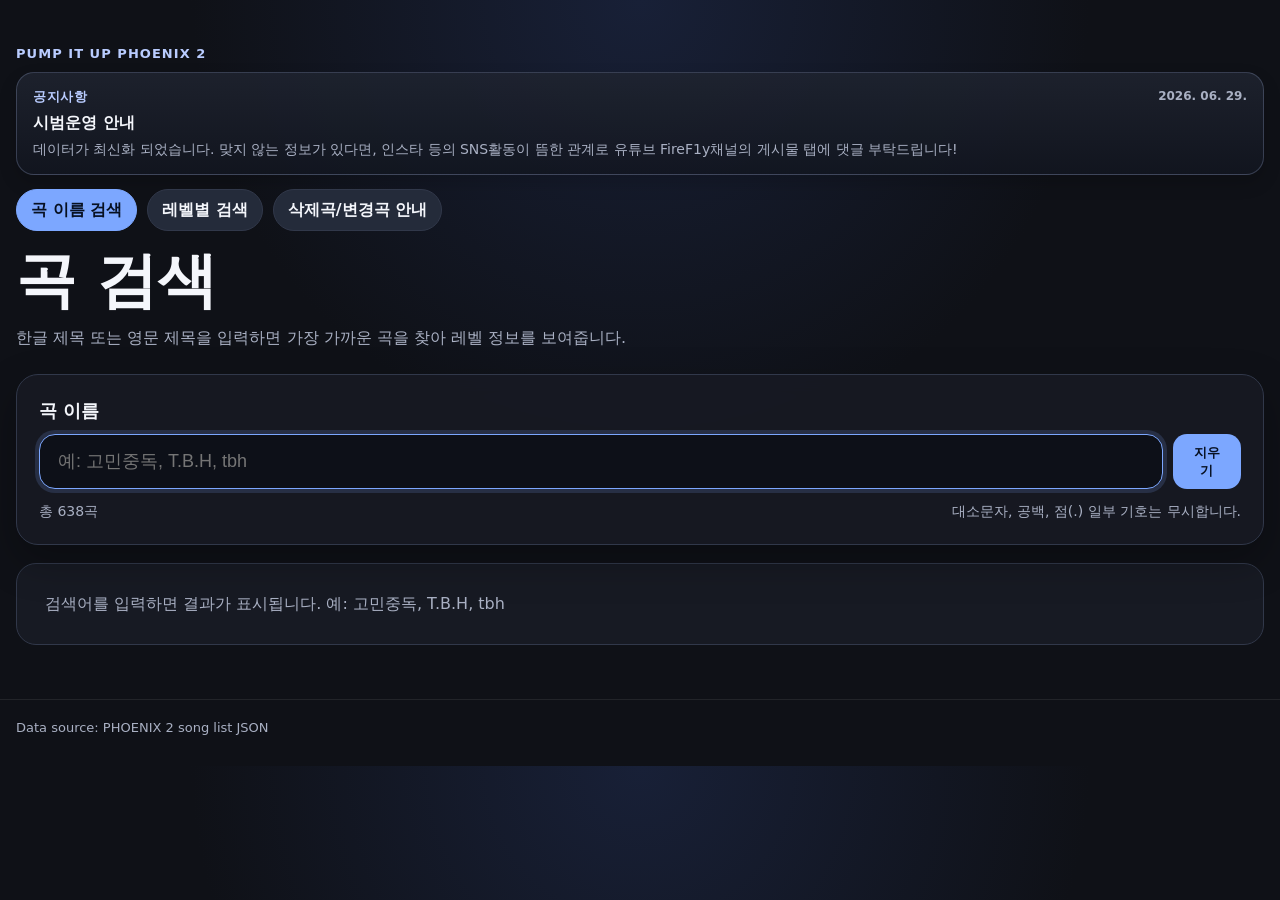
<file: index.html>
<!doctype html>
<html lang="ko">
<head>
  <meta charset="utf-8" />
  <meta name="viewport" content="width=device-width, initial-scale=1" />
  <title>PUMP IT UP PHOENIX 2 곡 검색</title>
  <link rel="stylesheet" href="style.css?v=20260629-08" />
</head>
<body>
  <header class="site-header">
    <div class="wrap">
      <p class="eyebrow">PUMP IT UP PHOENIX 2</p>
      <section class="notice-panel" data-notice-panel aria-label="공지사항" hidden></section>
      <nav class="page-nav" aria-label="검색 페이지 이동">
        <a class="nav-button active" href="index.html" aria-current="page">곡 이름 검색</a>
        <a class="nav-button" href="level.html">레벨별 검색</a>
        <a class="nav-button" href="diff.html">삭제곡/변경곡 안내</a>
      </nav>
      <h1>곡 검색</h1>
      <p class="desc">한글 제목 또는 영문 제목을 입력하면 가장 가까운 곡을 찾아 레벨 정보를 보여줍니다.</p>
    </div>
  </header>

  <main class="wrap">
    <section class="search-panel" aria-label="곡 검색 영역">
      <label for="searchInput">곡 이름</label>
      <div class="search-row">
        <input id="searchInput" type="search" placeholder="예: 고민중독, T.B.H, tbh" autocomplete="off" autofocus />
        <button id="clearButton" type="button">지우기</button>
      </div>
      <div class="meta-row">
        <span id="countText">데이터 불러오는 중...</span>
        <span class="hint">대소문자, 공백, 점(.) 일부 기호는 무시합니다.</span>
      </div>
    </section>

    <section id="results" class="results" aria-live="polite"></section>
  </main>

  <footer class="site-footer">
    <div class="wrap">Data source: PHOENIX 2 song list JSON</div>
  </footer>

  <script src="notice.js?v=20260629-08"></script>
  <script src="search.js?v=20260629-08"></script>
</body>
</html>
</file>
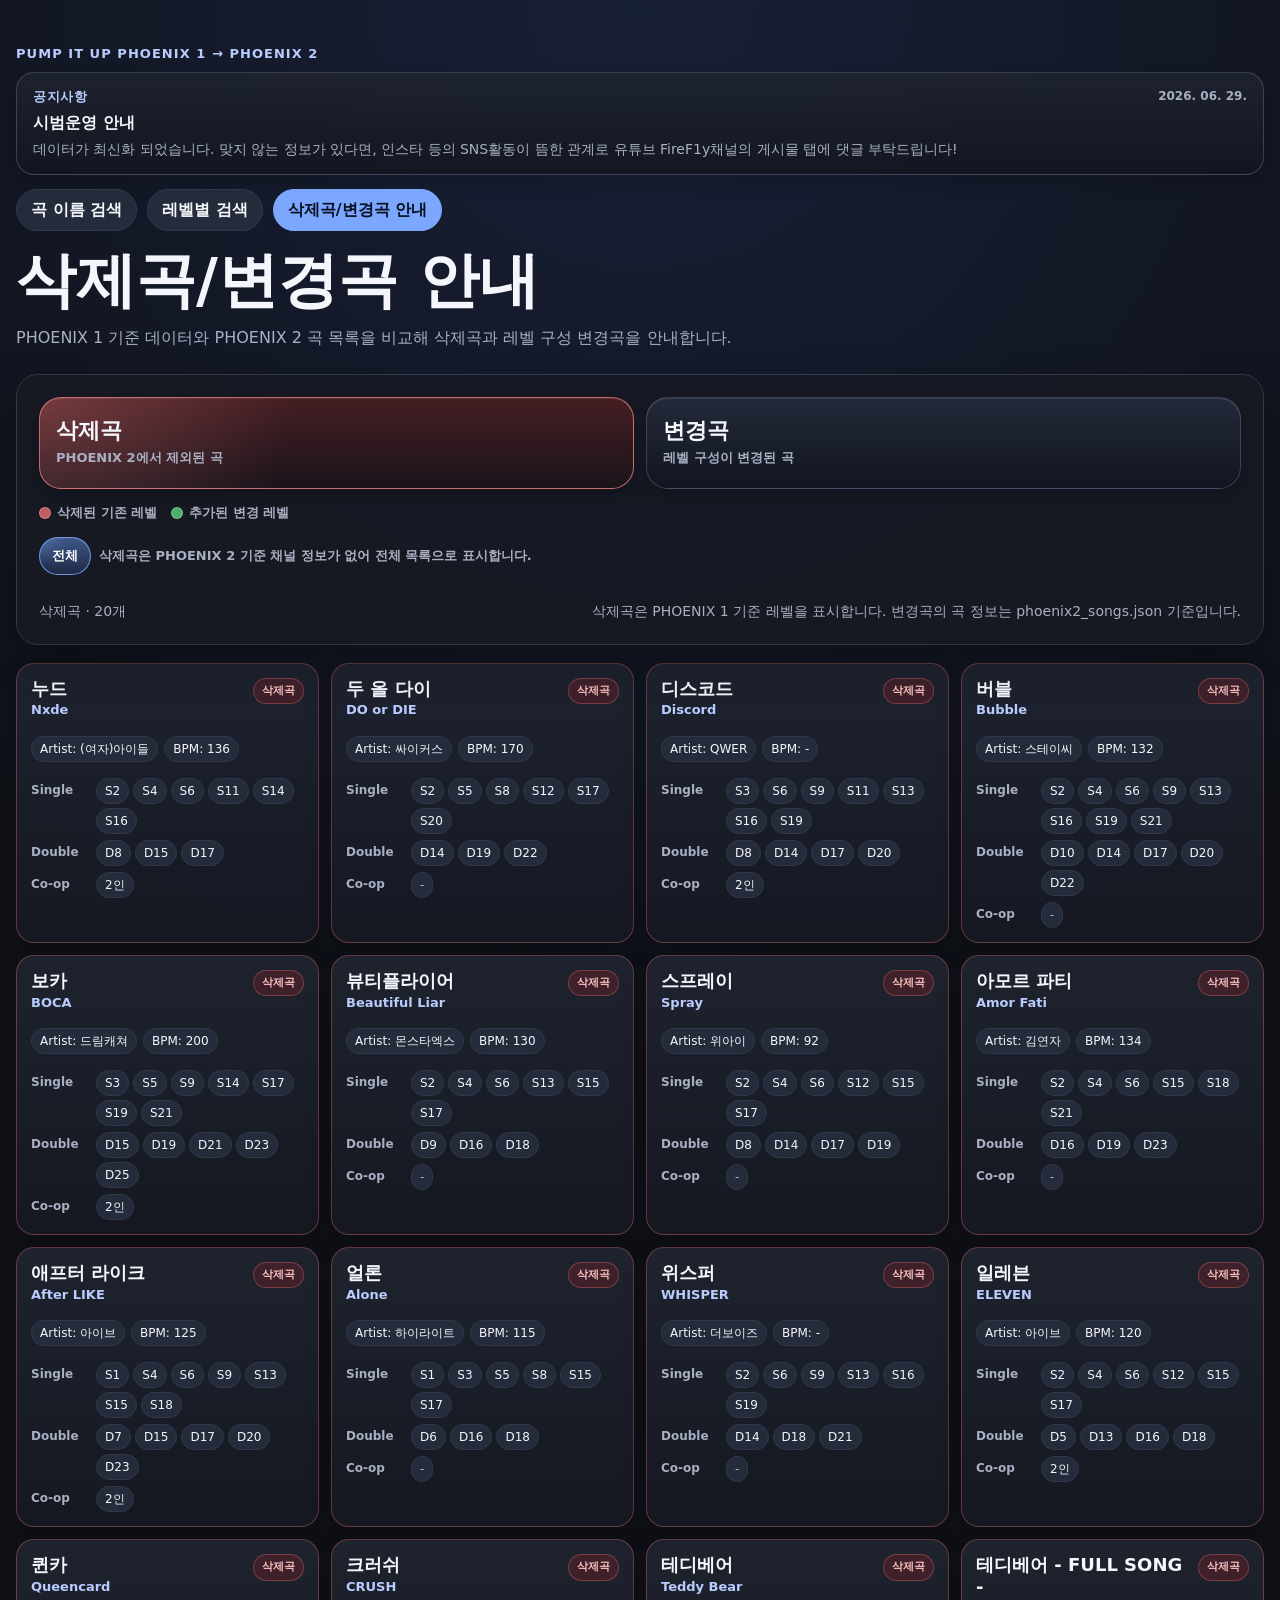
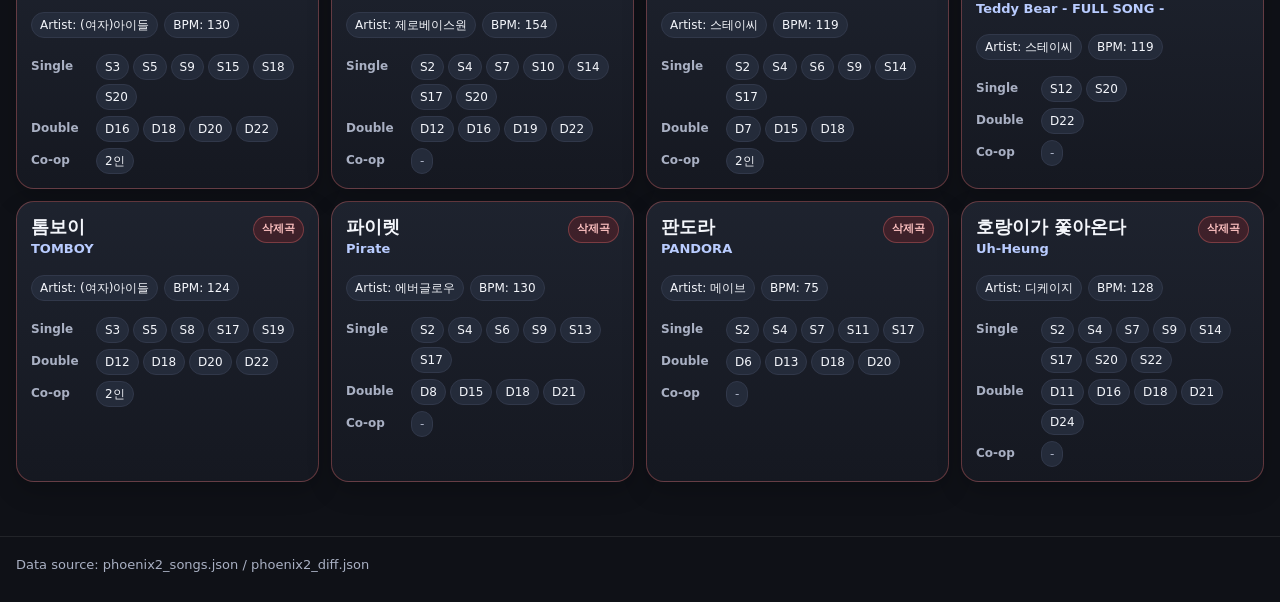
<file: diff.html>
<!doctype html>
<html lang="ko">
<head>
  <meta charset="utf-8" />
  <meta name="viewport" content="width=device-width, initial-scale=1" />
  <title>PUMP IT UP PHOENIX 2 삭제곡/변경곡 안내</title>
  <link rel="stylesheet" href="style.css?v=20260629-10" />
</head>
<body>
  <header class="site-header">
    <div class="wrap">
      <p class="eyebrow">PUMP IT UP PHOENIX 1 → PHOENIX 2</p>
      <section class="notice-panel" data-notice-panel aria-label="공지사항" hidden></section>
      <nav class="page-nav" aria-label="검색 페이지 이동">
        <a class="nav-button" href="index.html">곡 이름 검색</a>
        <a class="nav-button" href="level.html">레벨별 검색</a>
        <a class="nav-button active" href="diff.html" aria-current="page">삭제곡/변경곡 안내</a>
      </nav>
      <h1>삭제곡/변경곡 안내</h1>
      <p class="desc">PHOENIX 1 기준 데이터와 PHOENIX 2 곡 목록을 비교해 삭제곡과 레벨 구성 변경곡을 안내합니다.</p>
    </div>
  </header>

  <main class="wrap">
    <section class="search-panel diff-panel" aria-label="삭제곡과 변경곡 안내 선택">
      <div class="diff-mode-buttons" role="group" aria-label="표시할 정보 선택">
        <button id="removedButton" class="diff-mode-button removed active" type="button" data-mode="removed" aria-pressed="true">
          <span class="mode-title">삭제곡</span>
          <span class="mode-sub">PHOENIX 2에서 제외된 곡</span>
        </button>
        <button id="changedButton" class="diff-mode-button changed" type="button" data-mode="changed" aria-pressed="false">
          <span class="mode-title">변경곡</span>
          <span class="mode-sub">레벨 구성이 변경된 곡</span>
        </button>
      </div>

      <div class="diff-legend" aria-label="표시 색상 안내">
        <span><i class="legend-dot removed-dot"></i>삭제된 기존 레벨</span>
        <span><i class="legend-dot added-dot"></i>추가된 변경 레벨</span>
      </div>

      <div id="channelFilter" class="diff-channel-filter" aria-label="채널 분류"></div>

      <div class="meta-row">
        <span id="countText">데이터 불러오는 중...</span>
        <span class="hint">삭제곡은 PHOENIX 1 기준 레벨을 표시합니다. 변경곡의 곡 정보는 phoenix2_songs.json 기준입니다.</span>
      </div>
    </section>

    <section id="results" class="results diff-results" aria-live="polite"></section>
  </main>

  <footer class="site-footer">
    <div class="wrap">Data source: phoenix2_songs.json / phoenix2_diff.json</div>
  </footer>

  <script src="notice.js?v=20260629-09"></script>
  <script src="diff.js?v=20260629-09"></script>
</body>
</html>
</file>
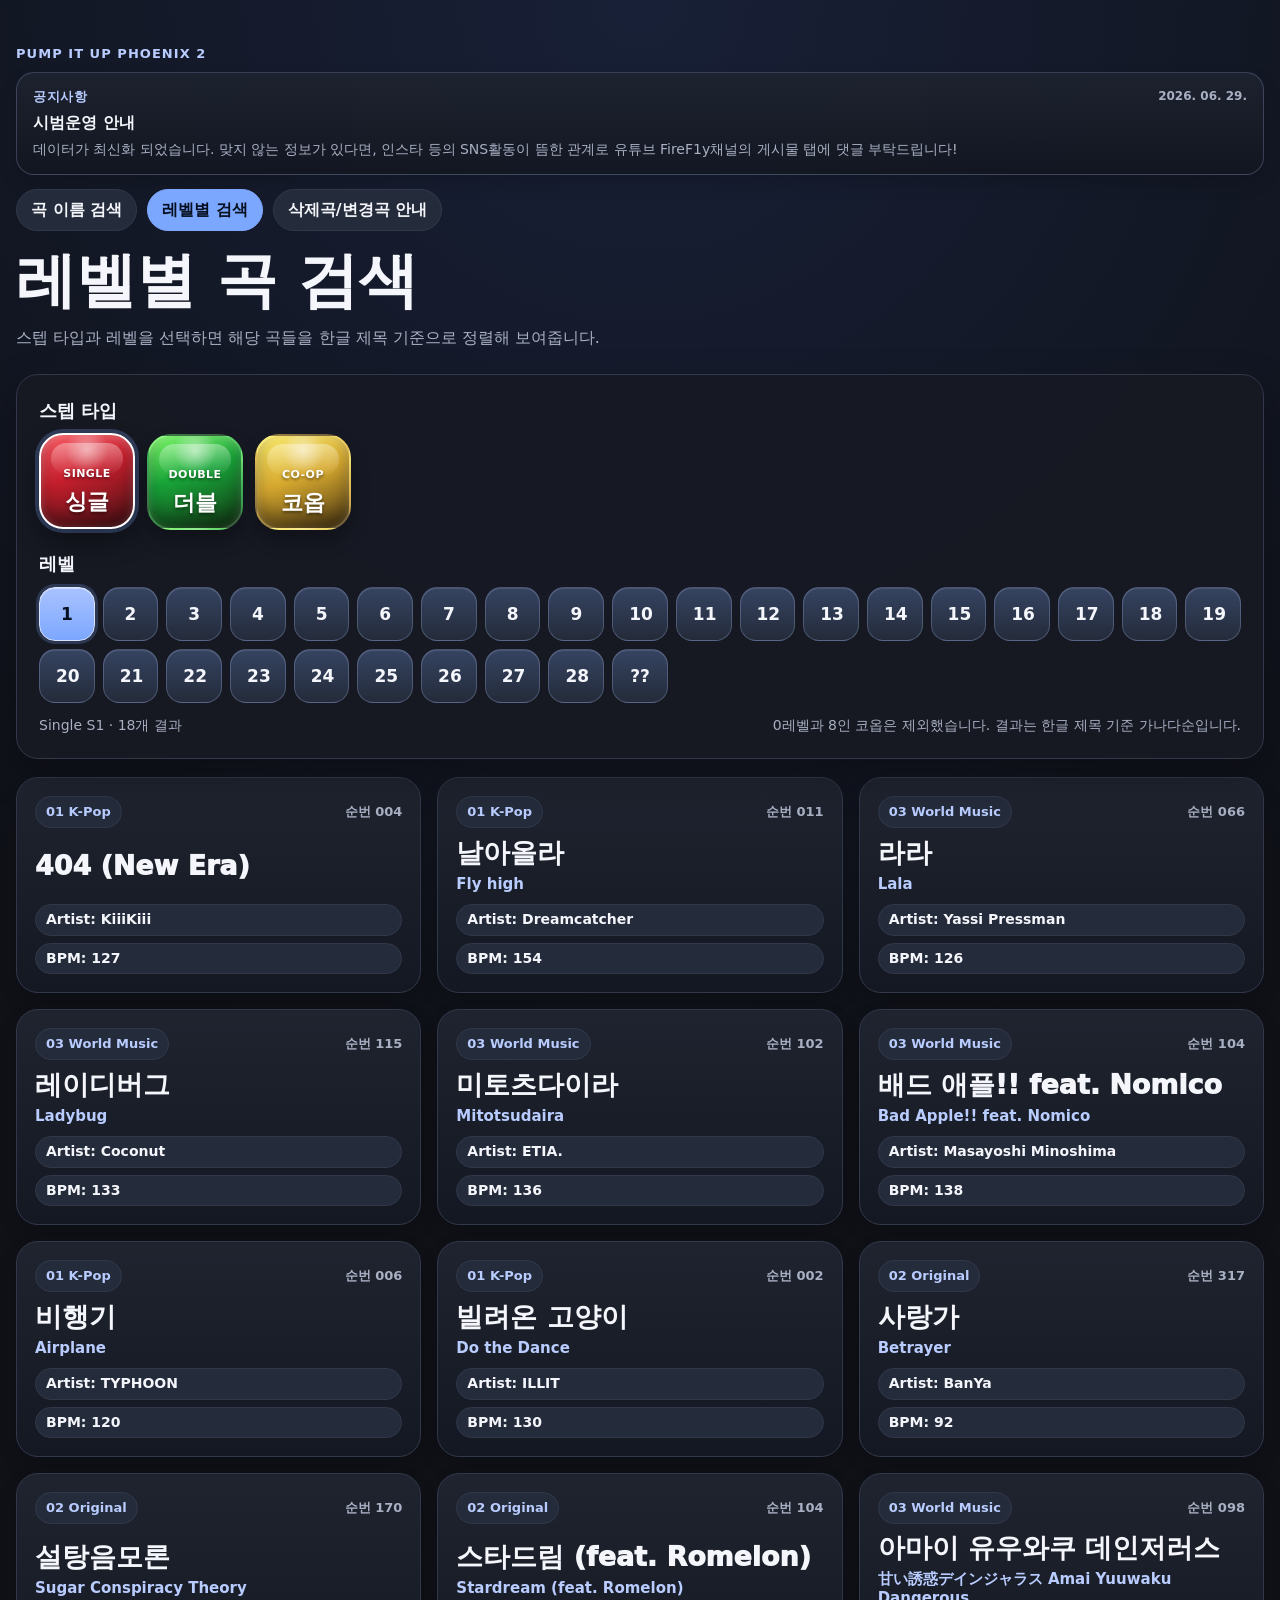
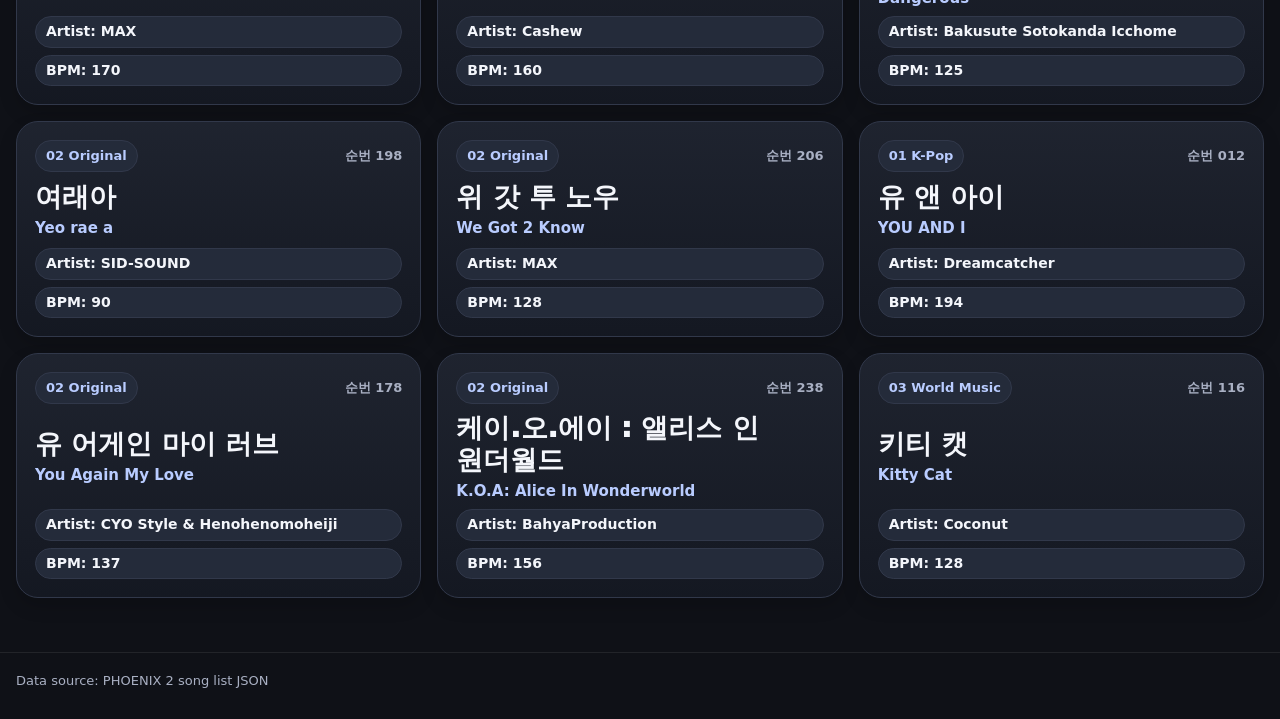
<file: level.html>
<!doctype html>
<html lang="ko">
<head>
  <meta charset="utf-8" />
  <meta name="viewport" content="width=device-width, initial-scale=1" />
  <title>PUMP IT UP PHOENIX 2 레벨별 검색</title>
  <link rel="stylesheet" href="style.css?v=20260629-08" />
</head>
<body>
  <header class="site-header">
    <div class="wrap">
      <p class="eyebrow">PUMP IT UP PHOENIX 2</p>
      <section class="notice-panel" data-notice-panel aria-label="공지사항" hidden></section>
      <nav class="page-nav" aria-label="검색 페이지 이동">
        <a class="nav-button" href="index.html">곡 이름 검색</a>
        <a class="nav-button active" href="level.html" aria-current="page">레벨별 검색</a>
        <a class="nav-button" href="diff.html">삭제곡/변경곡 안내</a>
      </nav>
      <h1>레벨별 곡 검색</h1>
      <p class="desc">스텝 타입과 레벨을 선택하면 해당 곡들을 한글 제목 기준으로 정렬해 보여줍니다.</p>
    </div>
  </header>

  <main class="wrap">
    <section class="search-panel level-panel" aria-label="레벨별 검색 영역">
      <div class="button-control-block">
        <div class="control-title">스텝 타입</div>
        <div class="step-button-grid" role="group" aria-label="스텝 타입 선택">
          <button class="step-type-button single active" type="button" data-type="single" aria-pressed="true">
            <span class="badge-top">SINGLE</span>
            <span class="badge-main">싱글</span>
          </button>
          <button class="step-type-button double" type="button" data-type="double" aria-pressed="false">
            <span class="badge-top">DOUBLE</span>
            <span class="badge-main">더블</span>
          </button>
          <button class="step-type-button coop" type="button" data-type="coop" aria-pressed="false">
            <span class="badge-top">CO-OP</span>
            <span class="badge-main">코옵</span>
          </button>
        </div>
      </div>

      <div class="button-control-block">
        <div class="control-title" id="levelTitle">레벨</div>
        <div id="levelButtons" class="level-button-grid" role="group" aria-labelledby="levelTitle"></div>
      </div>

      <div class="meta-row">
        <span id="countText">데이터 불러오는 중...</span>
        <span class="hint">0레벨과 8인 코옵은 제외했습니다. 결과는 한글 제목 기준 가나다순입니다.</span>
      </div>
    </section>

    <section id="results" class="results level-results" aria-live="polite"></section>
  </main>

  <footer class="site-footer">
    <div class="wrap">Data source: PHOENIX 2 song list JSON</div>
  </footer>

  <script src="notice.js?v=20260629-08"></script>
  <script src="level-search.js?v=20260629-08"></script>
</body>
</html>
</file>
<file: style.css>
:root {
  --bg: #0f1117;
  --panel: #171a23;
  --panel2: #1f2430;
  --text: #f4f6fb;
  --muted: #a9b0c3;
  --line: #31384a;
  --accent: #7ca7ff;
  --accent2: #b9ccff;
  --chip: #242b3a;
  --danger: #ff8888;
  --shadow: 0 16px 40px rgba(0, 0, 0, 0.28);
  --single1: #451014;
  --single2: #c71f2d;
  --single3: #ff5d66;
  --double1: #143414;
  --double2: #18a539;
  --double3: #80ff6a;
  --coop1: #4a3612;
  --coop2: #d7a92f;
  --coop3: #fff06a;
}

* { box-sizing: border-box; }

body {
  margin: 0;
  background: radial-gradient(circle at top, #182037 0, var(--bg) 45%);
  color: var(--text);
  font-family: system-ui, -apple-system, BlinkMacSystemFont, "Segoe UI", sans-serif;
  line-height: 1.5;
}

.wrap {
  width: min(1440px, calc(100% - 32px));
  margin: 0 auto;
}

.site-header {
  padding: 44px 0 24px;
}

.eyebrow {
  margin: 0 0 8px;
  color: var(--accent2);
  font-weight: 700;
  letter-spacing: 0.08em;
  font-size: 13px;
}

h1 {
  margin: 0;
  font-size: clamp(34px, 7vw, 60px);
  line-height: 1.05;
}

.desc {
  margin: 14px 0 0;
  color: var(--muted);
  font-size: 16px;
}

.page-nav {
  display: flex;
  flex-wrap: wrap;
  gap: 10px;
  margin: 0 0 18px;
}

.nav-button {
  display: inline-flex;
  align-items: center;
  justify-content: center;
  min-height: 40px;
  padding: 8px 14px;
  border-radius: 999px;
  border: 1px solid var(--line);
  background: var(--chip);
  color: var(--text);
  text-decoration: none;
  font-weight: 900;
}

.nav-button:hover { filter: brightness(1.08); }

.nav-button.active {
  background: var(--accent);
  color: #071021;
  border-color: var(--accent);
}

.search-panel {
  background: rgba(23, 26, 35, 0.92);
  border: 1px solid var(--line);
  border-radius: 22px;
  padding: 22px;
  box-shadow: var(--shadow);
  backdrop-filter: blur(10px);
  margin-bottom: 18px;
}

.search-panel label {
  display: block;
  margin-bottom: 10px;
  font-weight: 800;
  font-size: 18px;
}

.search-row {
  display: flex;
  gap: 10px;
}

input[type="search"] {
  width: 100%;
  border: 1px solid var(--line);
  border-radius: 16px;
  padding: 16px 18px;
  background: #0d1018;
  color: var(--text);
  font-size: 18px;
  outline: none;
}

input[type="search"]:focus {
  border-color: var(--accent);
  box-shadow: 0 0 0 4px rgba(124, 167, 255, 0.16);
}

button {
  border: 0;
  border-radius: 14px;
  padding: 0 16px;
  background: var(--accent);
  color: #071021;
  font-weight: 800;
  cursor: pointer;
  font-family: inherit;
}

button:hover { filter: brightness(1.08); }

.meta-row {
  display: flex;
  justify-content: space-between;
  gap: 16px;
  margin-top: 12px;
  color: var(--muted);
  font-size: 14px;
}

.button-control-block + .button-control-block {
  margin-top: 20px;
}

.control-title {
  margin-bottom: 10px;
  font-weight: 900;
  font-size: 18px;
}

.step-button-grid {
  display: flex;
  flex-wrap: wrap;
  gap: 12px;
}

.step-type-button {
  position: relative;
  overflow: hidden;
  width: 96px;
  height: 96px;
  padding: 0;
  border-radius: 24px;
  border: 2px solid rgba(255,255,255,0.16);
  color: #fff;
  text-shadow: 0 2px 3px rgba(0,0,0,0.45);
  box-shadow:
    inset 0 2px 8px rgba(255,255,255,0.18),
    inset 0 -10px 18px rgba(0,0,0,0.35),
    0 10px 18px rgba(0,0,0,0.28);
}

.step-type-button::before {
  content: "";
  position: absolute;
  inset: 8px 10px auto 10px;
  height: 34%;
  border-radius: 999px;
  background: linear-gradient(180deg, rgba(255,255,255,0.45), rgba(255,255,255,0.04));
  opacity: 0.78;
}

.step-type-button.single {
  background:
    radial-gradient(circle at 50% 16%, rgba(255,255,255,0.48), transparent 24%),
    linear-gradient(160deg, var(--single3) 0%, var(--single2) 42%, var(--single1) 100%);
}

.step-type-button.double {
  background:
    radial-gradient(circle at 50% 16%, rgba(255,255,255,0.52), transparent 24%),
    linear-gradient(160deg, var(--double3) 0%, var(--double2) 42%, var(--double1) 100%);
}

.step-type-button.coop {
  background:
    radial-gradient(circle at 50% 16%, rgba(255,255,255,0.55), transparent 24%),
    linear-gradient(160deg, var(--coop3) 0%, var(--coop2) 45%, var(--coop1) 100%);
}

.step-type-button.active {
  border-color: #ffffff;
  box-shadow:
    0 0 0 4px rgba(124, 167, 255, 0.24),
    inset 0 2px 8px rgba(255,255,255,0.22),
    inset 0 -10px 18px rgba(0,0,0,0.35),
    0 12px 24px rgba(0,0,0,0.38);
  transform: translateY(-1px);
}

.badge-top,
.badge-main {
  position: relative;
  z-index: 1;
  display: block;
  line-height: 1;
}

.badge-top {
  margin-top: 18px;
  font-size: 11px;
  letter-spacing: 0.04em;
  font-weight: 900;
}

.badge-main {
  margin-top: 12px;
  font-size: 22px;
  font-weight: 950;
}

.level-button-grid {
  display: grid;
  grid-template-columns: repeat(auto-fill, minmax(54px, 1fr));
  gap: 8px;
}

.level-button-grid.coop-mode {
  grid-template-columns: repeat(auto-fill, minmax(72px, 1fr));
}

.level-select-button {
  min-height: 54px;
  border-radius: 16px;
  border: 1px solid rgba(185, 204, 255, 0.25);
  background:
    linear-gradient(180deg, rgba(124, 167, 255, 0.20), rgba(36, 43, 58, 0.94)),
    var(--chip);
  color: var(--text);
  box-shadow: inset 0 1px 0 rgba(255,255,255,0.10);
  font-size: 17px;
  font-weight: 900;
}

.level-select-button.active {
  background:
    linear-gradient(180deg, #a9c2ff, var(--accent));
  border-color: #d8e4ff;
  color: #071021;
  box-shadow:
    0 0 0 3px rgba(124, 167, 255, 0.22),
    inset 0 1px 0 rgba(255,255,255,0.40);
}

.results {
  display: grid;
  gap: 14px;
  padding-bottom: 54px;
}

.empty, .error {
  padding: 28px;
  background: var(--panel);
  border: 1px solid var(--line);
  border-radius: 20px;
  color: var(--muted);
}

.error { color: var(--danger); }

.card {
  background: linear-gradient(180deg, rgba(31, 36, 48, 0.96), rgba(22, 25, 34, 0.96));
  border: 1px solid var(--line);
  border-radius: 22px;
  padding: 20px;
  box-shadow: 0 10px 24px rgba(0, 0, 0, 0.18);
}

.card-head {
  display: flex;
  justify-content: space-between;
  gap: 12px;
  align-items: flex-start;
  margin-bottom: 10px;
}

.title-ko {
  font-size: 22px;
  font-weight: 900;
  margin: 0;
}

.title-en {
  margin: 3px 0 0;
  color: var(--accent2);
  font-weight: 650;
}

.channel {
  flex: 0 0 auto;
  border: 1px solid var(--line);
  background: var(--chip);
  color: var(--accent2);
  padding: 6px 10px;
  border-radius: 999px;
  font-size: 13px;
  font-weight: 800;
}

.info {
  display: flex;
  flex-wrap: wrap;
  gap: 8px;
  margin: 12px 0 16px;
}

.info span, .level-chip {
  display: inline-flex;
  align-items: center;
  min-height: 30px;
  border-radius: 999px;
  padding: 4px 10px;
  background: var(--chip);
  border: 1px solid var(--line);
  color: var(--text);
  font-size: 14px;
}

.level-block {
  display: grid;
  grid-template-columns: 84px 1fr;
  gap: 10px;
  align-items: start;
  margin-top: 8px;
}

.level-label {
  color: var(--muted);
  font-weight: 800;
  padding-top: 4px;
}

.level-list {
  display: flex;
  flex-wrap: wrap;
  gap: 6px;
}

.level-chip.empty-chip {
  color: var(--muted);
}

.level-chip.selected {
  background: var(--accent);
  border-color: var(--accent);
  color: #071021;
  font-weight: 900;
}

.site-footer {
  color: var(--muted);
  border-top: 1px solid rgba(255, 255, 255, 0.08);
  padding: 18px 0 28px;
  font-size: 13px;
}

@media (max-width: 720px) {
  .site-header { padding-top: 30px; }
  .search-panel { padding: 16px; border-radius: 18px; }
  .search-row { flex-direction: column; }
  button { min-height: 44px; }
  .meta-row { flex-direction: column; gap: 4px; }
  .card-head { flex-direction: column; }
  .channel { align-self: flex-start; }
  .level-block { grid-template-columns: 1fr; gap: 4px; }
  .step-type-button { width: 84px; height: 84px; border-radius: 22px; }
  .badge-main { font-size: 19px; }
  .level-button-grid { grid-template-columns: repeat(auto-fill, minmax(48px, 1fr)); }
}

.notice-panel {
  margin: 0 0 14px;
  padding: 14px 16px;
  border: 1px solid rgba(185, 204, 255, 0.22);
  border-radius: 18px;
  background: linear-gradient(180deg, rgba(31, 36, 48, 0.86), rgba(18, 22, 32, 0.86));
  box-shadow: 0 8px 18px rgba(0, 0, 0, 0.16);
}

.notice-panel[hidden] {
  display: none;
}

.notice-head {
  display: flex;
  align-items: center;
  justify-content: space-between;
  gap: 10px;
  margin-bottom: 5px;
}

.notice-label {
  color: var(--accent2);
  font-size: 13px;
  font-weight: 950;
  letter-spacing: 0.04em;
}

.notice-date {
  color: var(--muted);
  font-size: 12px;
  font-weight: 750;
}

.notice-main-title {
  display: block;
  margin-bottom: 4px;
  color: var(--text);
  font-size: 16px;
  font-weight: 950;
}

.notice-body {
  margin: 0;
  color: var(--muted);
  font-size: 14px;
}

.notice-body-list {
  margin: 0;
  padding-left: 18px;
  color: var(--muted);
  font-size: 14px;
}

.notice-body-list li + li {
  margin-top: 2px;
}

.level-results {
  grid-template-columns: repeat(auto-fill, minmax(168px, 1fr));
  gap: 12px;
}

.level-results .empty,
.level-results .error {
  grid-column: 1 / -1;
}

.level-card {
  aspect-ratio: 1 / 1;
  min-height: 0;
  padding: 13px;
  border: 1px solid var(--line);
  border-radius: 20px;
  background: linear-gradient(180deg, rgba(31, 36, 48, 0.96), rgba(20, 24, 34, 0.96));
  box-shadow: 0 8px 18px rgba(0, 0, 0, 0.16);
  display: flex;
  flex-direction: column;
  justify-content: space-between;
  gap: 8px;
  overflow: hidden;
}

.level-card-top {
  display: flex;
  justify-content: space-between;
  align-items: flex-start;
  gap: 6px;
}

.mini-channel {
  padding: 4px 8px;
  font-size: 11px;
  max-width: 68%;
  overflow: hidden;
  text-overflow: ellipsis;
  white-space: nowrap;
}

.mini-seq {
  color: var(--muted);
  font-size: 11px;
  font-weight: 800;
  white-space: nowrap;
  padding-top: 5px;
}

.level-card-title-block {
  min-height: 0;
}

.mini-title-ko {
  display: -webkit-box;
  -webkit-line-clamp: 2;
  -webkit-box-orient: vertical;
  overflow: hidden;
  margin: 0;
  font-size: clamp(18px, 2vw, 22px);
  line-height: 1.18;
  font-weight: 950;
  word-break: keep-all;
}

.mini-title-en {
  display: -webkit-box;
  -webkit-line-clamp: 2;
  -webkit-box-orient: vertical;
  overflow: hidden;
  margin: 6px 0 0;
  color: var(--accent2);
  font-size: 13px;
  line-height: 1.25;
  font-weight: 750;
}

.mini-info {
  display: grid;
  gap: 5px;
  color: var(--text);
  font-size: 12px;
  font-weight: 750;
}

.mini-info span {
  min-width: 0;
  overflow: hidden;
  text-overflow: ellipsis;
  white-space: nowrap;
  border: 1px solid var(--line);
  background: var(--chip);
  border-radius: 999px;
  padding: 4px 8px;
}

@media (max-width: 720px) {
  .notice-panel { padding: 12px 14px; border-radius: 16px; }
  .notice-main-title { font-size: 15px; }
  .notice-body,
  .notice-body-list { font-size: 13px; }
  .level-results {
    grid-template-columns: repeat(2, minmax(0, 1fr));
    gap: 10px;
  }
  .level-card {
    border-radius: 17px;
    padding: 10px;
    gap: 6px;
  }
  .mini-title-ko {
    font-size: 16px;
    line-height: 1.16;
  }
  .mini-title-en {
    font-size: 11px;
    margin-top: 4px;
  }
  .mini-channel,
  .mini-seq,
  .mini-info {
    font-size: 10px;
  }
  .mini-info span {
    padding: 3px 7px;
  }
}


/* update-06: 레벨별 검색 결과는 PC에서는 넓은 카드, 모바일에서는 2열 카드로 표시 */
.level-results {
  grid-template-columns: repeat(auto-fit, minmax(min(100%, 300px), 1fr));
  gap: 16px;
  align-items: stretch;
}

.level-card {
  aspect-ratio: auto;
  min-height: 216px;
  padding: 18px;
  border-radius: 22px;
}

.level-card-top {
  gap: 10px;
}

.mini-channel {
  max-width: none;
  white-space: nowrap;
  font-size: 13px;
  padding: 5px 10px;
}

.mini-seq {
  font-size: 13px;
  padding-top: 6px;
}

.mini-title-ko {
  font-size: clamp(22px, 2.1vw, 28px);
  line-height: 1.2;
  -webkit-line-clamp: 2;
}

.mini-title-en {
  font-size: 15px;
  line-height: 1.28;
  -webkit-line-clamp: 2;
}

.mini-info {
  font-size: 14px;
  gap: 7px;
}

.mini-info span {
  white-space: normal;
  overflow: visible;
  text-overflow: clip;
  line-height: 1.25;
  padding: 6px 10px;
}

@media (min-width: 1120px) {
  .level-results {
    grid-template-columns: repeat(auto-fit, minmax(330px, 1fr));
  }
}

@media (max-width: 720px) {
  .wrap {
    width: min(100% - 20px, 720px);
  }
  .level-results {
    grid-template-columns: repeat(2, minmax(0, 1fr));
    gap: 10px;
  }
  .level-card {
    aspect-ratio: 1 / 1;
    min-height: 0;
    border-radius: 17px;
    padding: 10px;
    gap: 6px;
  }
  .mini-channel {
    max-width: 68%;
    overflow: hidden;
    text-overflow: ellipsis;
    font-size: 10px;
    padding: 4px 8px;
  }
  .mini-seq {
    font-size: 10px;
    padding-top: 5px;
  }
  .mini-title-ko {
    font-size: 16px;
    line-height: 1.16;
    -webkit-line-clamp: 2;
  }
  .mini-title-en {
    font-size: 11px;
    line-height: 1.25;
    margin-top: 4px;
    -webkit-line-clamp: 2;
  }
  .mini-info {
    font-size: 10px;
    gap: 5px;
  }
  .mini-info span {
    white-space: nowrap;
    overflow: hidden;
    text-overflow: ellipsis;
    padding: 3px 7px;
  }
}

/* update-08/09: 삭제곡/변경곡 안내 페이지 */
.diff-panel {
  display: grid;
  gap: 14px;
}

.diff-mode-buttons {
  display: grid;
  grid-template-columns: repeat(2, minmax(0, 1fr));
  gap: 12px;
}

.diff-mode-button {
  min-height: 92px;
  padding: 16px;
  border-radius: 22px;
  border: 1px solid rgba(185, 204, 255, 0.22);
  background: linear-gradient(180deg, rgba(36, 43, 58, 0.96), rgba(18, 22, 32, 0.96));
  color: var(--text);
  text-align: left;
  box-shadow: inset 0 1px 0 rgba(255,255,255,0.08), 0 8px 18px rgba(0,0,0,0.16);
}

.diff-mode-button .mode-title {
  display: block;
  font-size: 22px;
  font-weight: 950;
  line-height: 1.1;
}

.diff-mode-button .mode-sub {
  display: block;
  margin-top: 6px;
  color: var(--muted);
  font-size: 13px;
  font-weight: 800;
}

.diff-mode-button.removed.active {
  border-color: rgba(255, 138, 138, 0.72);
  background:
    radial-gradient(circle at top left, rgba(255, 138, 138, 0.26), transparent 42%),
    linear-gradient(180deg, rgba(70, 31, 36, 0.98), rgba(27, 20, 27, 0.98));
}

.diff-mode-button.changed.active {
  border-color: rgba(122, 244, 153, 0.68);
  background:
    radial-gradient(circle at top left, rgba(122, 244, 153, 0.20), transparent 42%),
    linear-gradient(180deg, rgba(29, 62, 41, 0.98), rgba(18, 26, 24, 0.98));
}

.diff-legend {
  display: flex;
  flex-wrap: wrap;
  gap: 8px 14px;
  color: var(--muted);
  font-size: 13px;
  font-weight: 800;
}

.diff-legend span {
  display: inline-flex;
  align-items: center;
  gap: 6px;
}

.legend-dot {
  display: inline-block;
  width: 12px;
  height: 12px;
  border-radius: 999px;
  border: 1px solid rgba(255,255,255,0.22);
}

.removed-dot { background: rgba(255, 118, 118, 0.74); }
.added-dot { background: rgba(99, 230, 136, 0.74); }

.diff-results {
  grid-template-columns: repeat(auto-fit, minmax(min(100%, 430px), 1fr));
  align-items: stretch;
}

.diff-results .empty,
.diff-results .error {
  grid-column: 1 / -1;
}

.diff-card {
  min-width: 0;
}

.removed-song-card {
  border-color: rgba(255, 118, 118, 0.32);
}

.changed-song-card {
  border-color: rgba(124, 167, 255, 0.28);
}

.removed-channel {
  color: #ffc2c2;
  border-color: rgba(255, 118, 118, 0.32);
  background: rgba(90, 34, 40, 0.55);
}

.level-chip.level-removed {
  background: rgba(125, 36, 44, 0.82);
  border-color: rgba(255, 126, 126, 0.72);
  color: #ffd8d8;
  box-shadow: inset 0 1px 0 rgba(255,255,255,0.08);
}

.level-chip.level-added {
  background: rgba(34, 103, 54, 0.82);
  border-color: rgba(116, 255, 154, 0.68);
  color: #d9ffe2;
  box-shadow: inset 0 1px 0 rgba(255,255,255,0.08);
}

.chip-change-label {
  margin-left: 6px;
  padding: 1px 5px;
  border-radius: 999px;
  background: rgba(0, 0, 0, 0.24);
  color: currentColor;
  font-size: 10px;
  font-weight: 950;
  line-height: 1.4;
}

@media (max-width: 720px) {
  .diff-mode-buttons {
    grid-template-columns: 1fr;
  }

  .diff-mode-button {
    min-height: 74px;
    padding: 14px;
    border-radius: 18px;
  }

  .diff-mode-button .mode-title {
    font-size: 20px;
  }

  .diff-results {
    grid-template-columns: 1fr;
  }
}


/* update-09: 삭제곡/변경곡 안내 채널 필터 */
.diff-channel-filter {
  display: flex;
  flex-wrap: wrap;
  gap: 8px;
  align-items: center;
}

.diff-channel-button {
  display: inline-flex;
  align-items: center;
  justify-content: center;
  gap: 7px;
  min-height: 38px;
  padding: 8px 12px;
  border-radius: 999px;
  border: 1px solid rgba(185, 204, 255, 0.18);
  background: rgba(36, 45, 64, 0.78);
  color: var(--text);
  font-size: 13px;
  font-weight: 900;
  box-shadow: inset 0 1px 0 rgba(255,255,255,0.06);
}

.diff-channel-button:hover {
  border-color: rgba(124, 167, 255, 0.52);
  background: rgba(47, 60, 86, 0.92);
}

.diff-channel-button.active {
  border-color: rgba(124, 167, 255, 0.84);
  background:
    radial-gradient(circle at top left, rgba(124, 167, 255, 0.28), transparent 44%),
    linear-gradient(180deg, rgba(62, 89, 138, 0.98), rgba(32, 43, 70, 0.98));
  color: #ffffff;
}

.diff-channel-count {
  min-width: 22px;
  padding: 2px 6px;
  border-radius: 999px;
  background: rgba(0, 0, 0, 0.22);
  color: var(--muted);
  font-size: 11px;
  line-height: 1.3;
}

.diff-channel-button.active .diff-channel-count {
  color: #dce8ff;
}

.diff-channel-note {
  color: var(--muted);
  font-size: 13px;
  font-weight: 800;
}

@media (max-width: 720px) {
  .diff-channel-filter {
    gap: 7px;
  }

  .diff-channel-button {
    min-height: 34px;
    padding: 7px 10px;
    font-size: 12px;
  }

  .diff-channel-note {
    display: block;
    width: 100%;
    font-size: 12px;
  }
}


/* update-10: 삭제곡/변경곡 결과 카드 compact grid */
.diff-results {
  grid-template-columns: repeat(auto-fill, minmax(300px, 1fr));
  gap: 12px;
  align-items: stretch;
}

.diff-card {
  padding: 14px;
  border-radius: 18px;
  min-height: 0;
  display: flex;
  flex-direction: column;
}

.diff-card .card-head {
  gap: 8px;
  margin-bottom: 8px;
}

.diff-card .title-ko {
  font-size: 18px;
  line-height: 1.22;
  word-break: keep-all;
}

.diff-card .title-en {
  font-size: 13px;
  line-height: 1.25;
  margin-top: 3px;
}

.diff-card .channel {
  padding: 4px 8px;
  font-size: 11px;
  max-width: 132px;
  white-space: nowrap;
  overflow: hidden;
  text-overflow: ellipsis;
}

.diff-card .info {
  gap: 6px;
  margin: 9px 0 10px;
}

.diff-card .info span {
  min-height: 26px;
  padding: 3px 8px;
  font-size: 12px;
  max-width: 100%;
}

.diff-card .level-block {
  grid-template-columns: 58px 1fr;
  gap: 7px;
  margin-top: 6px;
}

.diff-card .level-label {
  font-size: 12px;
  padding-top: 3px;
}

.diff-card .level-list {
  gap: 4px;
}

.diff-card .level-chip {
  min-height: 25px;
  padding: 3px 8px;
  font-size: 12px;
}

.diff-card .chip-change-label {
  margin-left: 4px;
  padding: 1px 4px;
  font-size: 9px;
}

@media (min-width: 1500px) {
  .diff-results {
    grid-template-columns: repeat(auto-fill, minmax(320px, 1fr));
  }
}

@media (max-width: 720px) {
  .diff-results {
    grid-template-columns: repeat(2, minmax(0, 1fr));
    gap: 10px;
  }

  .diff-card {
    padding: 10px;
    border-radius: 16px;
  }

  .diff-card .card-head {
    gap: 6px;
    margin-bottom: 6px;
  }

  .diff-card .title-ko {
    font-size: 15px;
    line-height: 1.2;
  }

  .diff-card .title-en {
    font-size: 11px;
    line-height: 1.2;
  }

  .diff-card .channel {
    max-width: 100%;
    padding: 3px 7px;
    font-size: 10px;
  }

  .diff-card .info {
    gap: 5px;
    margin: 7px 0 8px;
  }

  .diff-card .info span {
    min-height: 23px;
    padding: 2px 7px;
    font-size: 10px;
  }

  .diff-card .level-block {
    grid-template-columns: 1fr;
    gap: 3px;
    margin-top: 6px;
  }

  .diff-card .level-label {
    font-size: 11px;
    padding-top: 0;
  }

  .diff-card .level-list {
    gap: 3px;
  }

  .diff-card .level-chip {
    min-height: 22px;
    padding: 2px 6px;
    font-size: 10px;
  }

  .diff-card .chip-change-label {
    display: none;
  }
}
</file>
